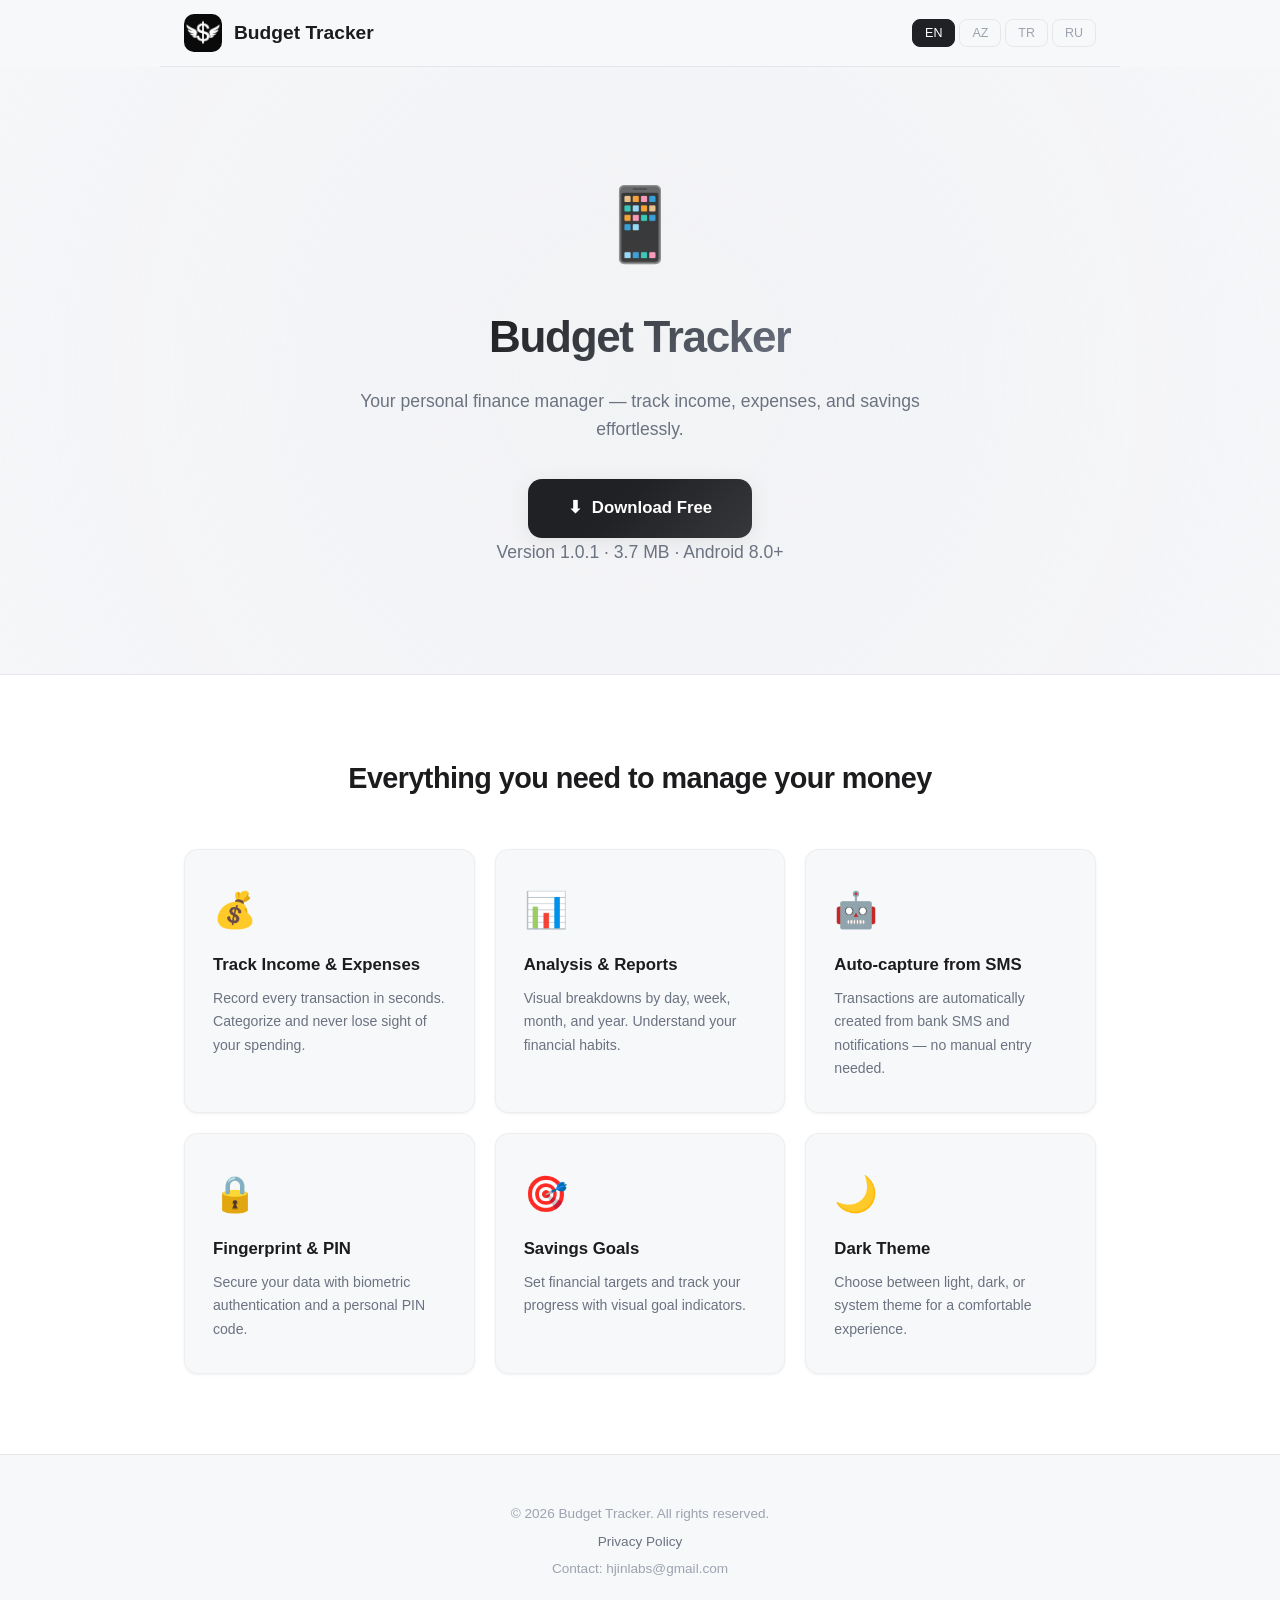
<file: index.html>
<!DOCTYPE html>
<html lang="en">
<head>
<meta charset="UTF-8">
<meta name="viewport" content="width=device-width, initial-scale=1.0">
<title data-i18n="hero.title">Budget Tracker</title>
<meta name="description" content="Budget Tracker - Personal Finance Manager. Track income, expenses, and savings on Android.">
<link rel="icon" href="img/favicon.png" type="image/png">
<link rel="stylesheet" href="css/style.css">
</head>
<body>

<nav>
  <a href="index.html" class="logo">
    <img src="img/icon.png" alt="Budget Tracker">
    <span data-i18n="nav.brand">Budget Tracker</span>
  </a>
  <div class="lang-selector">
    <button class="lang-btn" data-lang="en">EN</button>
    <button class="lang-btn" data-lang="az">AZ</button>
    <button class="lang-btn" data-lang="tr">TR</button>
    <button class="lang-btn" data-lang="ru">RU</button>
  </div>
</nav>

<section class="hero">
  <div class="hero-icon">📱</div>
  <h1><span data-i18n="hero.title">Budget Tracker</span></h1>
  <p data-i18n="hero.subtitle">Your personal finance manager — track income, expenses, and savings effortlessly.</p>
  <a href="downloads/ButceTakip-v1.0.1.apk" class="download-btn">
    ⬇ <span data-i18n="hero.download">Download Free</span>
  </a>
  <p class="version-info" data-i18n="hero.version">Version 1.0 &middot; 2.7 MB &middot; Android 8.0+</p>
</section>

<section class="features">
  <div class="container">
    <h2 data-i18n="features.heading">Everything you need to manage your money</h2>
    <div class="features-grid" id="featuresGrid"></div>
  </div>
</section>

<footer>
  <p data-i18n="footer.copyright">© 2026 Budget Tracker. All rights reserved.</p>
  <p><a href="privacy.html" data-i18n="footer.privacy">Privacy Policy</a></p>
  <p data-i18n="footer.contact">Contact: hjinlabs@gmail.com</p>
</footer>

<script src="js/translations.js"></script>
<script src="js/i18n.js"></script>
<script>
function renderFeatures() {
  const lang = getEffectiveLang();
  const t = translations[lang] || translations.en;
  const grid = document.getElementById('featuresGrid');
  grid.innerHTML = '';
  t.features.items.forEach((item, i) => {
    const card = document.createElement('div');
    card.className = 'feature-card';
    card.style.transitionDelay = (i * 0.08) + 's';
    card.innerHTML = `
      <div class="feature-icon">${item.icon}</div>
      <h3>${item.title}</h3>
      <p>${item.desc}</p>
    `;
    grid.appendChild(card);
  });
  setTimeout(observeCards, 100);
}

function observeCards() {
  const observer = new IntersectionObserver((entries) => {
    entries.forEach(entry => {
      if (entry.isIntersecting) {
        entry.target.classList.add('visible');
        observer.unobserve(entry.target);
      }
    });
  }, { threshold: 0.15 });
  document.querySelectorAll('.feature-card').forEach(c => observer.observe(c));
}

function observeNav() {
  const nav = document.querySelector('nav');
  const observer = new IntersectionObserver(([e]) => {
    nav.classList.toggle('scrolled', !e.isIntersecting);
  }, { threshold: 0 });
  observer.observe(document.querySelector('.hero'));
}

const origTranslate = translatePage;
translatePage = function() {
  origTranslate();
  renderFeatures();
};

document.addEventListener('DOMContentLoaded', () => {
  observeNav();
});
</script>
</body>
</html>
</file>
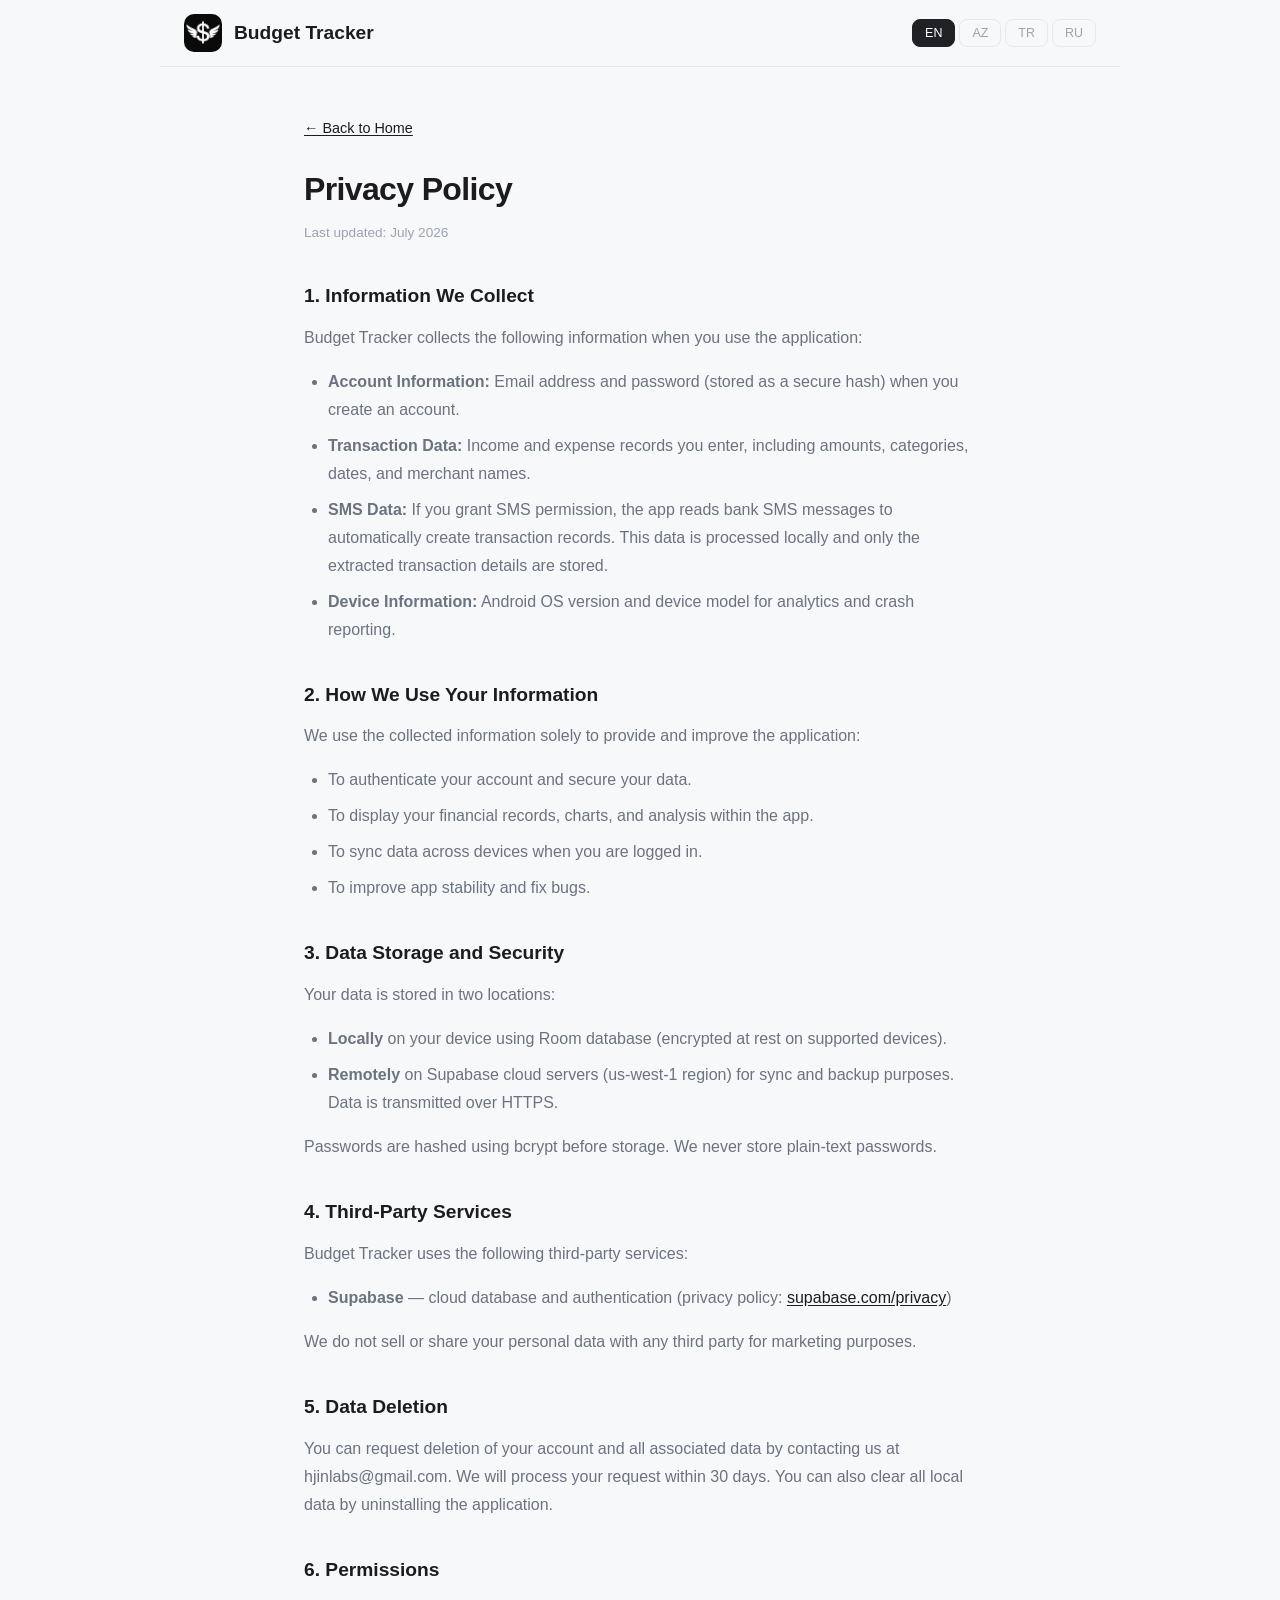
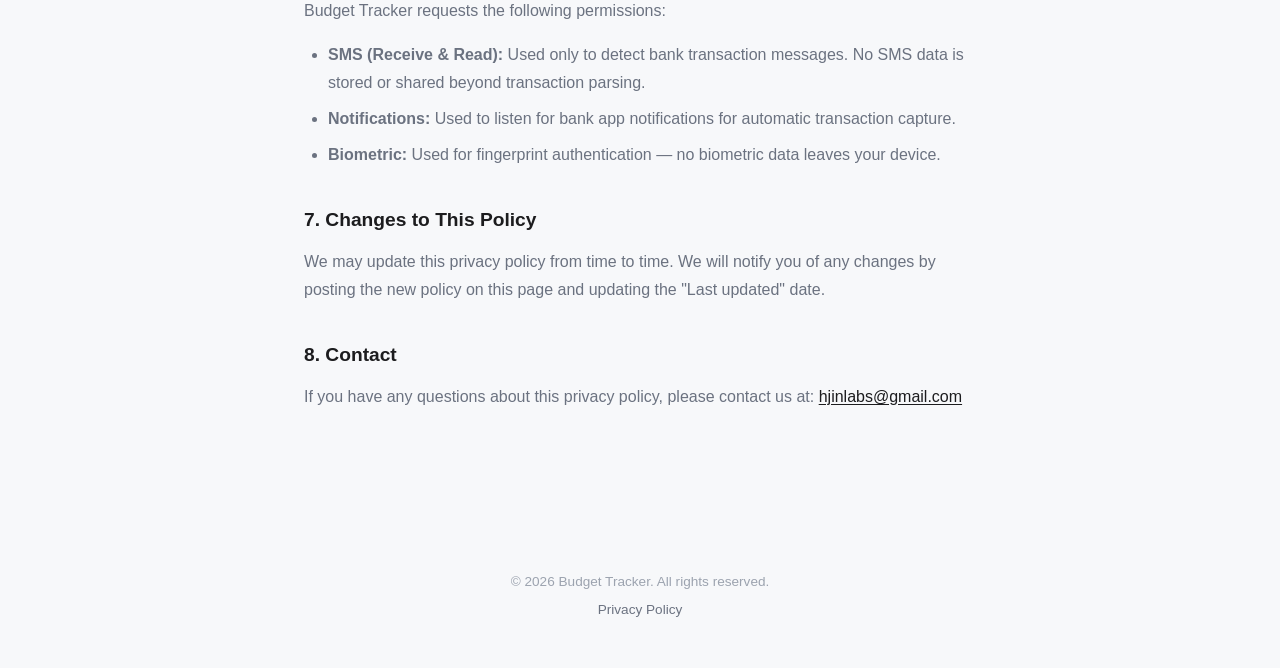
<file: privacy.html>
<!DOCTYPE html>
<html lang="en">
<head>
<meta charset="UTF-8">
<meta name="viewport" content="width=device-width, initial-scale=1.0">
<title data-i18n="privacy.title">Privacy Policy - Budget Tracker</title>
<meta name="description" content="Budget Tracker Privacy Policy">
<link rel="icon" href="img/favicon.png" type="image/png">
<link rel="stylesheet" href="css/style.css">
</head>
<body>

<nav>
  <a href="index.html" class="logo">
    <img src="img/icon.png" alt="Budget Tracker">
    <span data-i18n="nav.brand">Budget Tracker</span>
  </a>
  <div class="lang-selector">
    <button class="lang-btn" data-lang="en">EN</button>
    <button class="lang-btn" data-lang="az">AZ</button>
    <button class="lang-btn" data-lang="tr">TR</button>
    <button class="lang-btn" data-lang="ru">RU</button>
  </div>
</nav>

<section class="privacy container">
  <a href="index.html" class="back-link" data-i18n="privacy.back">← Back to Home</a>
  <h1 data-i18n="privacy.title">Privacy Policy</h1>
  <p class="last-updated" data-i18n="privacy.lastUpdated">Last updated: July 2026</p>

  <h2 data-i18n="privacy.s1Title">1. Information We Collect</h2>
  <p data-i18n="privacy.s1Text">Budget Tracker collects the following information when you use the application:</p>
  <ul>
    <li data-i18n="privacy.s1a"><strong>Account Information:</strong> Email address and password (stored as a secure hash) when you create an account.</li>
    <li data-i18n="privacy.s1b"><strong>Transaction Data:</strong> Income and expense records you enter, including amounts, categories, dates, and merchant names.</li>
    <li data-i18n="privacy.s1c"><strong>SMS Data:</strong> If you grant SMS permission, the app reads bank SMS messages to automatically create transaction records. This data is processed locally and only the extracted transaction details are stored.</li>
    <li data-i18n="privacy.s1d"><strong>Device Information:</strong> Android OS version and device model for analytics and crash reporting.</li>
  </ul>

  <h2 data-i18n="privacy.s2Title">2. How We Use Your Information</h2>
  <p data-i18n="privacy.s2Text">We use the collected information solely to provide and improve the application:</p>
  <ul>
    <li data-i18n="privacy.s2a">To authenticate your account and secure your data.</li>
    <li data-i18n="privacy.s2b">To display your financial records, charts, and analysis within the app.</li>
    <li data-i18n="privacy.s2c">To sync data across devices when you are logged in.</li>
    <li data-i18n="privacy.s2d">To improve app stability and fix bugs.</li>
  </ul>

  <h2 data-i18n="privacy.s3Title">3. Data Storage and Security</h2>
  <p data-i18n="privacy.s3Text">Your data is stored in two locations:</p>
  <ul>
    <li data-i18n="privacy.s3a"><strong>Locally</strong> on your device using Room database (encrypted at rest on supported devices).</li>
    <li data-i18n="privacy.s3b"><strong>Remotely</strong> on Supabase cloud servers (us-west-1 region) for sync and backup purposes. Data is transmitted over HTTPS.</li>
  </ul>
  <p data-i18n="privacy.s3c">Passwords are hashed using bcrypt before storage. We never store plain-text passwords.</p>

  <h2 data-i18n="privacy.s4Title">4. Third-Party Services</h2>
  <p data-i18n="privacy.s4Text">Budget Tracker uses the following third-party services:</p>
  <ul>
    <li><strong>Supabase</strong> — cloud database and authentication (privacy policy: <a href="https://supabase.com/privacy" target="_blank">supabase.com/privacy</a>)</li>
  </ul>
  <p data-i18n="privacy.s4b">We do not sell or share your personal data with any third party for marketing purposes.</p>

  <h2 data-i18n="privacy.s5Title">5. Data Deletion</h2>
  <p data-i18n="privacy.s5Text">You can request deletion of your account and all associated data by contacting us at hjinlabs@gmail.com. We will process your request within 30 days. You can also clear all local data by uninstalling the application.</p>

  <h2 data-i18n="privacy.s6Title">6. Permissions</h2>
  <p data-i18n="privacy.s6Text">Budget Tracker requests the following permissions:</p>
  <ul>
    <li data-i18n="privacy.s6a"><strong>SMS (Receive & Read):</strong> Used only to detect bank transaction messages. No SMS data is stored or shared beyond transaction parsing.</li>
    <li data-i18n="privacy.s6b"><strong>Notifications:</strong> Used to listen for bank app notifications for automatic transaction capture.</li>
    <li data-i18n="privacy.s6c"><strong>Biometric:</strong> Used for fingerprint authentication — no biometric data leaves your device.</li>
  </ul>

  <h2 data-i18n="privacy.s7Title">7. Changes to This Policy</h2>
  <p data-i18n="privacy.s7Text">We may update this privacy policy from time to time. We will notify you of any changes by posting the new policy on this page and updating the "Last updated" date.</p>

  <h2 data-i18n="privacy.s8Title">8. Contact</h2>
  <p data-i18n="privacy.s8Text">If you have any questions about this privacy policy, please contact us at: <a href="mailto:hjinlabs@gmail.com">hjinlabs@gmail.com</a></p>
</section>

<footer>
  <p data-i18n="footer.copyright">© 2026 Budget Tracker. All rights reserved.</p>
  <p><a href="privacy.html" data-i18n="footer.privacy">Privacy Policy</a></p>
</footer>

<script src="js/translations.js"></script>
<script src="js/i18n.js"></script>
<script>
function observeNav() {
  const nav = document.querySelector('nav');
  const sentinel = document.createElement('div');
  sentinel.style.position = 'absolute';
  sentinel.style.top = '0';
  sentinel.style.height = '1px';
  sentinel.style.width = '1px';
  document.body.prepend(sentinel);
  const observer = new IntersectionObserver(([e]) => {
    nav.classList.toggle('scrolled', !e.isIntersecting);
  }, { threshold: 0 });
  observer.observe(sentinel);
}
document.addEventListener('DOMContentLoaded', observeNav);
</script>
</body>
</html>
</file>
<file: css/style.css>
:root {
  --bg: #F7F8FA;
  --bg-alt: #FFFFFF;
  --text: #1C1C1E;
  --text-muted: #6B7280;
  --text-light: #9CA3AF;
  --primary: #202124;
  --on-primary: #FFFFFF;
  --primary-hover: #3A3B3F;
  --border: #E5E7EB;
  --shadow-sm: 0 1px 3px rgba(0,0,0,0.06);
  --shadow-md: 0 4px 20px rgba(0,0,0,0.08);
  --shadow-lg: 0 8px 40px rgba(0,0,0,0.12);
  --radius-sm: 8px;
  --radius-md: 14px;
  --radius-lg: 20px;
  --max-width: 960px;
  --nav-blur: rgba(247,248,250,0.85);
  --card-border: rgba(0,0,0,0.04);
}

@media (prefers-color-scheme: dark) {
  :root {
    --bg: #101112;
    --bg-alt: #191B1D;
    --text: #F4F4F5;
    --text-muted: #A1A1AA;
    --text-light: #71717A;
    --primary: #F4F4F5;
    --on-primary: #111111;
    --primary-hover: #D4D4D8;
    --border: #2D3033;
    --shadow-sm: 0 1px 3px rgba(0,0,0,0.3);
    --shadow-md: 0 4px 20px rgba(0,0,0,0.4);
    --shadow-lg: 0 8px 40px rgba(0,0,0,0.5);
    --nav-blur: rgba(16,17,18,0.85);
    --card-border: rgba(255,255,255,0.04);
  }
}

*, *::before, *::after {
  margin: 0;
  padding: 0;
  box-sizing: border-box;
}

html {
  scroll-behavior: smooth;
}

body {
  font-family: -apple-system, BlinkMacSystemFont, 'Segoe UI', Roboto, Oxygen, Ubuntu, Cantarell, sans-serif;
  background: var(--bg);
  color: var(--text);
  line-height: 1.6;
  -webkit-font-smoothing: antialiased;
  -moz-osx-font-smoothing: grayscale;
  opacity: 0;
  animation: bodyFadeIn 0.6s ease forwards;
}

@keyframes bodyFadeIn {
  to { opacity: 1; }
}

.container {
  max-width: var(--max-width);
  margin: 0 auto;
  padding: 0 24px;
}

/* Navigation */
nav {
  position: sticky;
  top: 0;
  z-index: 100;
  display: flex;
  align-items: center;
  justify-content: space-between;
  padding: 14px 24px;
  max-width: var(--max-width);
  margin: 0 auto;
  gap: 12px;
  background: var(--nav-blur);
  backdrop-filter: blur(16px);
  -webkit-backdrop-filter: blur(16px);
  border-bottom: 1px solid var(--border);
  transition: box-shadow 0.3s;
}

nav.scrolled {
  box-shadow: var(--shadow-sm);
}

.logo {
  display: flex;
  align-items: center;
  gap: 12px;
  font-weight: 700;
  font-size: 1.2rem;
  color: var(--text);
  text-decoration: none;
  transition: opacity 0.2s;
}

.logo:hover {
  opacity: 0.8;
}

.logo img {
  width: 38px;
  height: 38px;
  border-radius: 10px;
  transition: transform 0.3s ease;
}

.logo:hover img {
  transform: scale(1.05);
}

.lang-selector {
  display: flex;
  gap: 4px;
}

.lang-btn {
  background: none;
  border: 1px solid var(--border);
  border-radius: var(--radius-sm);
  padding: 6px 12px;
  font-size: 0.78rem;
  font-weight: 500;
  cursor: pointer;
  color: var(--text-light);
  transition: all 0.25s ease;
  position: relative;
}

.lang-btn:hover {
  border-color: var(--primary);
  color: var(--text);
  transform: translateY(-1px);
}

.lang-btn:active {
  transform: translateY(0);
}

.lang-btn.active {
  background: var(--primary);
  color: var(--on-primary);
  border-color: var(--primary);
}

/* Hero */
.hero {
  text-align: center;
  padding: 100px 24px 72px;
  position: relative;
  overflow: hidden;
}

.hero::before {
  content: '';
  position: absolute;
  top: -50%;
  left: -50%;
  width: 200%;
  height: 200%;
  background: radial-gradient(circle at 50% 50%, var(--border) 0%, transparent 60%);
  opacity: 0.3;
  animation: heroGlow 8s ease-in-out infinite alternate;
}

@keyframes heroGlow {
  0% { transform: translate(0, 0); }
  100% { transform: translate(5%, 5%); }
}

.hero-icon {
  font-size: 4.5rem;
  margin-bottom: 20px;
  display: block;
  animation: floatIcon 3s ease-in-out infinite;
}

@keyframes floatIcon {
  0%, 100% { transform: translateY(0); }
  50% { transform: translateY(-10px); }
}

.hero h1 {
  font-size: 2.75rem;
  font-weight: 800;
  letter-spacing: -0.03em;
  margin-bottom: 14px;
  position: relative;
  animation: slideUp 0.8s ease forwards;
}

.hero h1 span {
  background: linear-gradient(135deg, var(--text), var(--text-muted));
  -webkit-background-clip: text;
  -webkit-text-fill-color: transparent;
  background-clip: text;
}

.hero p {
  font-size: 1.1rem;
  color: var(--text-muted);
  max-width: 560px;
  margin: 0 auto 36px;
  animation: slideUp 0.8s ease 0.1s forwards;
  opacity: 0;
}

@keyframes slideUp {
  from { opacity: 0; transform: translateY(20px); }
  to { opacity: 1; transform: translateY(0); }
}

/* Download button */
.download-btn {
  display: inline-flex;
  align-items: center;
  gap: 10px;
  background: var(--primary);
  color: var(--on-primary);
  border: none;
  border-radius: var(--radius-md);
  padding: 16px 40px;
  font-size: 1.05rem;
  font-weight: 600;
  cursor: pointer;
  text-decoration: none;
  transition: all 0.3s ease;
  box-shadow: var(--shadow-md);
  position: relative;
  overflow: hidden;
  animation: slideUp 0.8s ease 0.2s forwards;
  opacity: 0;
}

.download-btn::after {
  content: '';
  position: absolute;
  inset: 0;
  background: linear-gradient(135deg, transparent 40%, rgba(255,255,255,0.1) 100%);
  pointer-events: none;
}

.download-btn:hover {
  background: var(--primary-hover);
  transform: translateY(-3px);
  box-shadow: var(--shadow-lg);
}

.download-btn:active {
  transform: translateY(-1px);
}

.version-info {
  margin-top: 14px;
  font-size: 0.82rem;
  color: var(--text-light);
  animation: slideUp 0.8s ease 0.3s forwards;
  opacity: 0;
}

/* Features */
.features {
  padding: 80px 0;
  background: var(--bg-alt);
  border-top: 1px solid var(--border);
  border-bottom: 1px solid var(--border);
}

.features .container {
  padding: 0 24px;
}

.features h2 {
  text-align: center;
  font-size: 1.8rem;
  font-weight: 700;
  margin-bottom: 48px;
  letter-spacing: -0.02em;
}

.features-grid {
  display: grid;
  grid-template-columns: repeat(auto-fit, minmax(260px, 1fr));
  gap: 20px;
  max-width: var(--max-width);
  margin: 0 auto;
}

.feature-card {
  background: var(--bg);
  border-radius: var(--radius-md);
  padding: 32px 28px;
  border: 1px solid var(--card-border);
  box-shadow: var(--shadow-sm);
  transition: all 0.35s cubic-bezier(0.25, 0.46, 0.45, 0.94);
  opacity: 0;
  transform: translateY(30px);
}

.feature-card.visible {
  opacity: 1;
  transform: translateY(0);
}

.feature-card:hover {
  transform: translateY(-6px) scale(1.02);
  box-shadow: var(--shadow-md);
  border-color: var(--primary);
}

.feature-icon {
  font-size: 2.2rem;
  margin-bottom: 14px;
  display: block;
}

.feature-card h3 {
  font-size: 1.05rem;
  font-weight: 700;
  margin-bottom: 8px;
  color: var(--text);
}

.feature-card p {
  font-size: 0.88rem;
  color: var(--text-muted);
  line-height: 1.65;
}

/* Footer */
footer {
  text-align: center;
  padding: 48px 24px;
  font-size: 0.85rem;
  color: var(--text-light);
}

footer a {
  color: var(--text-muted);
  text-decoration: none;
  transition: color 0.2s;
}

footer a:hover {
  color: var(--text);
  text-decoration: underline;
}

footer p + p {
  margin-top: 6px;
}

/* Privacy page */
.privacy {
  padding: 48px 24px 96px;
  max-width: 720px;
  margin: 0 auto;
}

.privacy h1 {
  font-size: 2rem;
  font-weight: 800;
  margin-bottom: 6px;
  letter-spacing: -0.02em;
}

.privacy .last-updated {
  color: var(--text-light);
  font-size: 0.85rem;
  margin-bottom: 36px;
}

.privacy h2 {
  font-size: 1.2rem;
  font-weight: 700;
  margin: 36px 0 12px;
  color: var(--text);
}

.privacy p, .privacy ul {
  color: var(--text-muted);
  margin-bottom: 16px;
  line-height: 1.75;
}

.privacy ul {
  padding-left: 24px;
}

.privacy li {
  margin-bottom: 8px;
}

.privacy a {
  color: var(--text);
  text-decoration: underline;
  text-underline-offset: 2px;
}

.privacy a:hover {
  color: var(--text-muted);
}

/* Back link */
.back-link {
  display: inline-flex;
  align-items: center;
  gap: 6px;
  color: var(--text-muted);
  text-decoration: none;
  font-size: 0.9rem;
  margin-bottom: 24px;
  transition: color 0.2s, transform 0.2s;
}

.back-link:hover {
  color: var(--text);
  transform: translateX(-4px);
}

/* Responsive */
@media (max-width: 640px) {
  .hero h1 { font-size: 1.85rem; }
  .hero { padding: 64px 20px 48px; }
  .features { padding: 48px 0; }
  .features h2 { font-size: 1.4rem; }
  .features-grid { grid-template-columns: 1fr; }
  nav { padding: 12px 16px; }
  .download-btn { width: 100%; justify-content: center; padding: 14px 24px; }
  .privacy { padding: 32px 20px 64px; }
}
</file>
